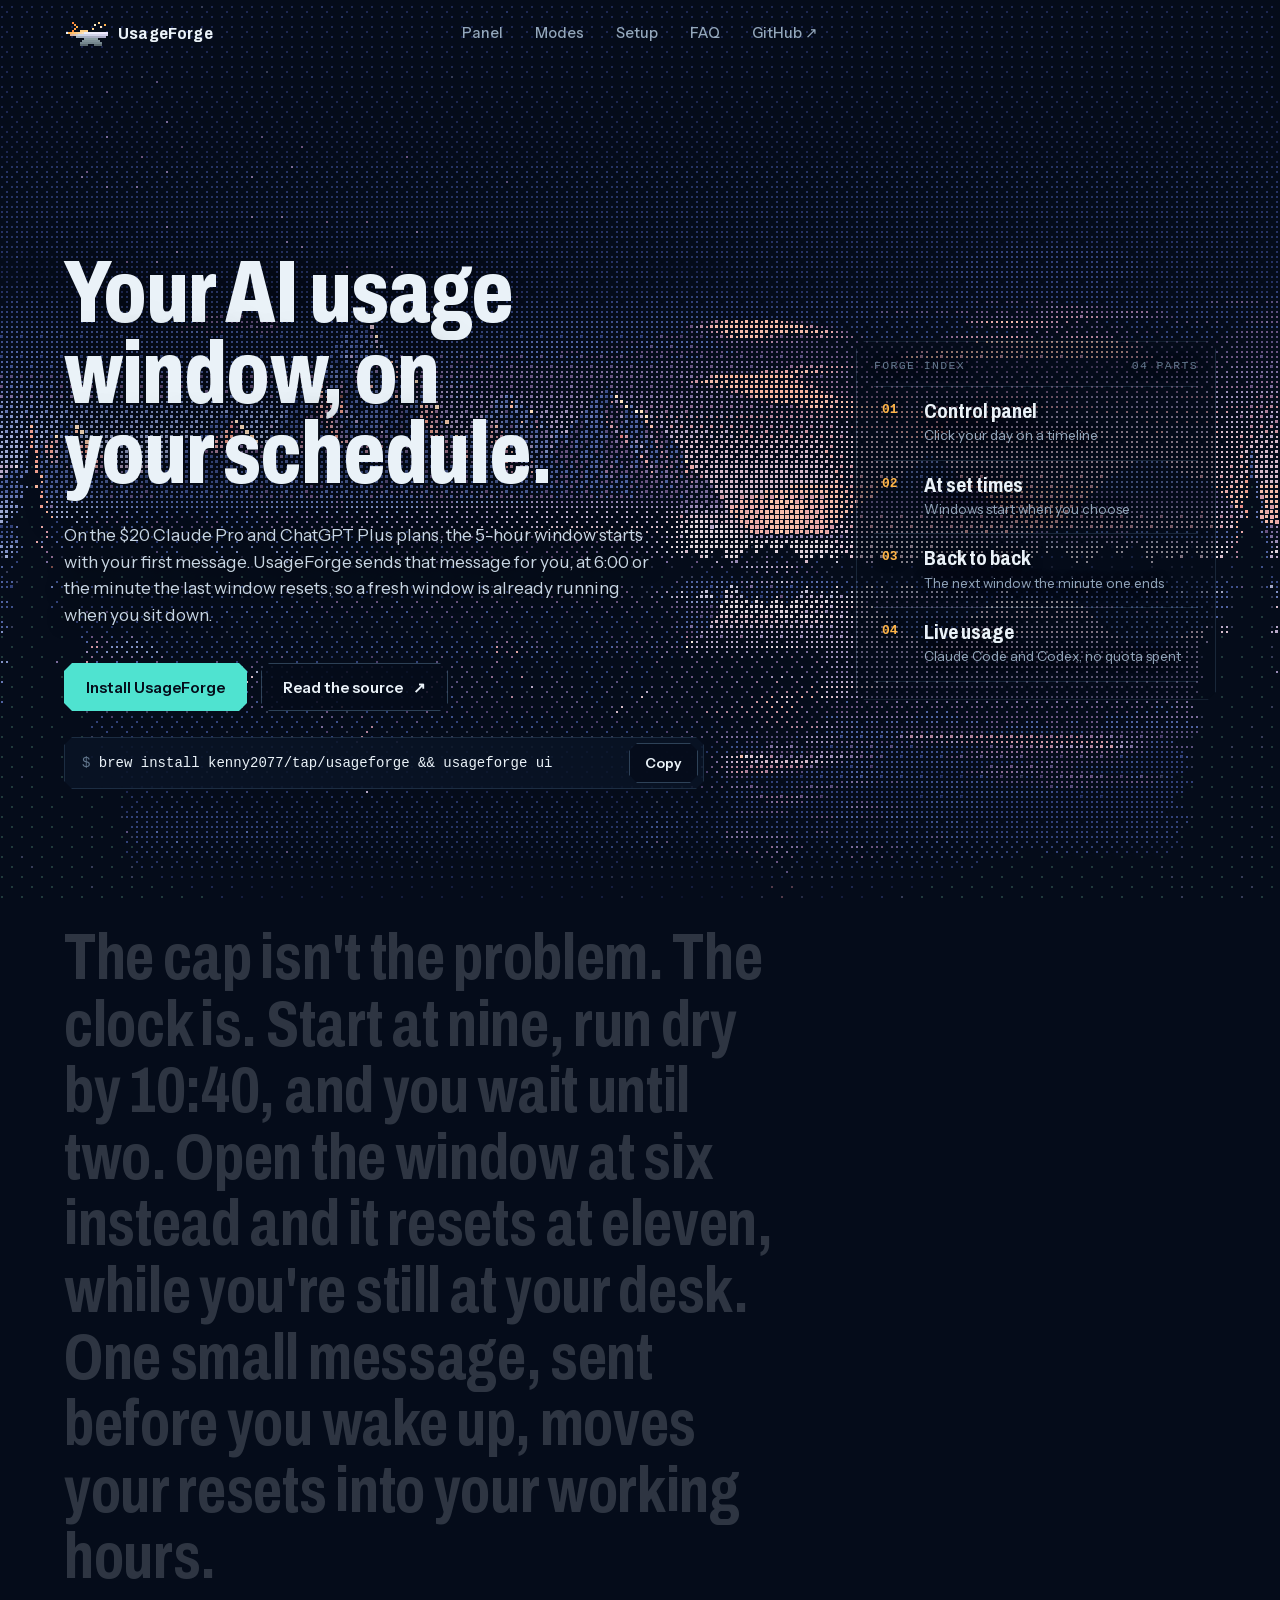
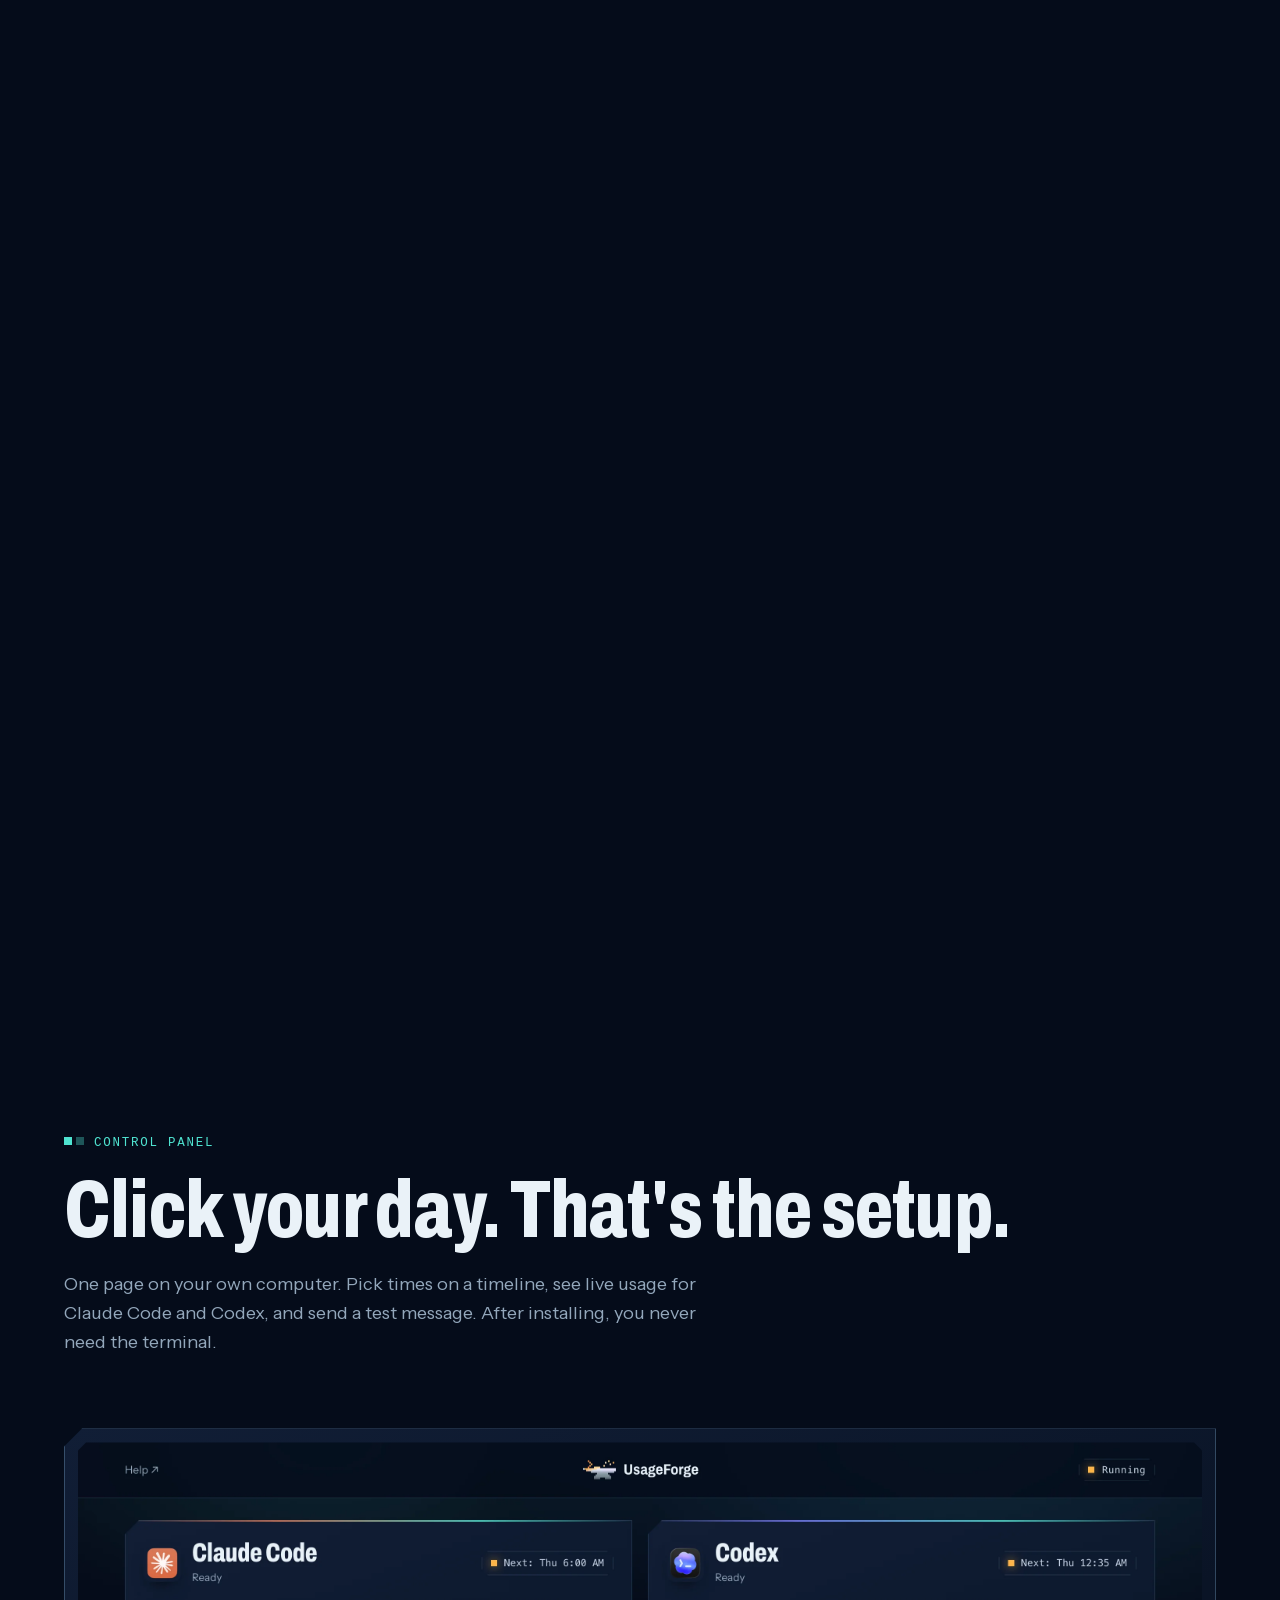
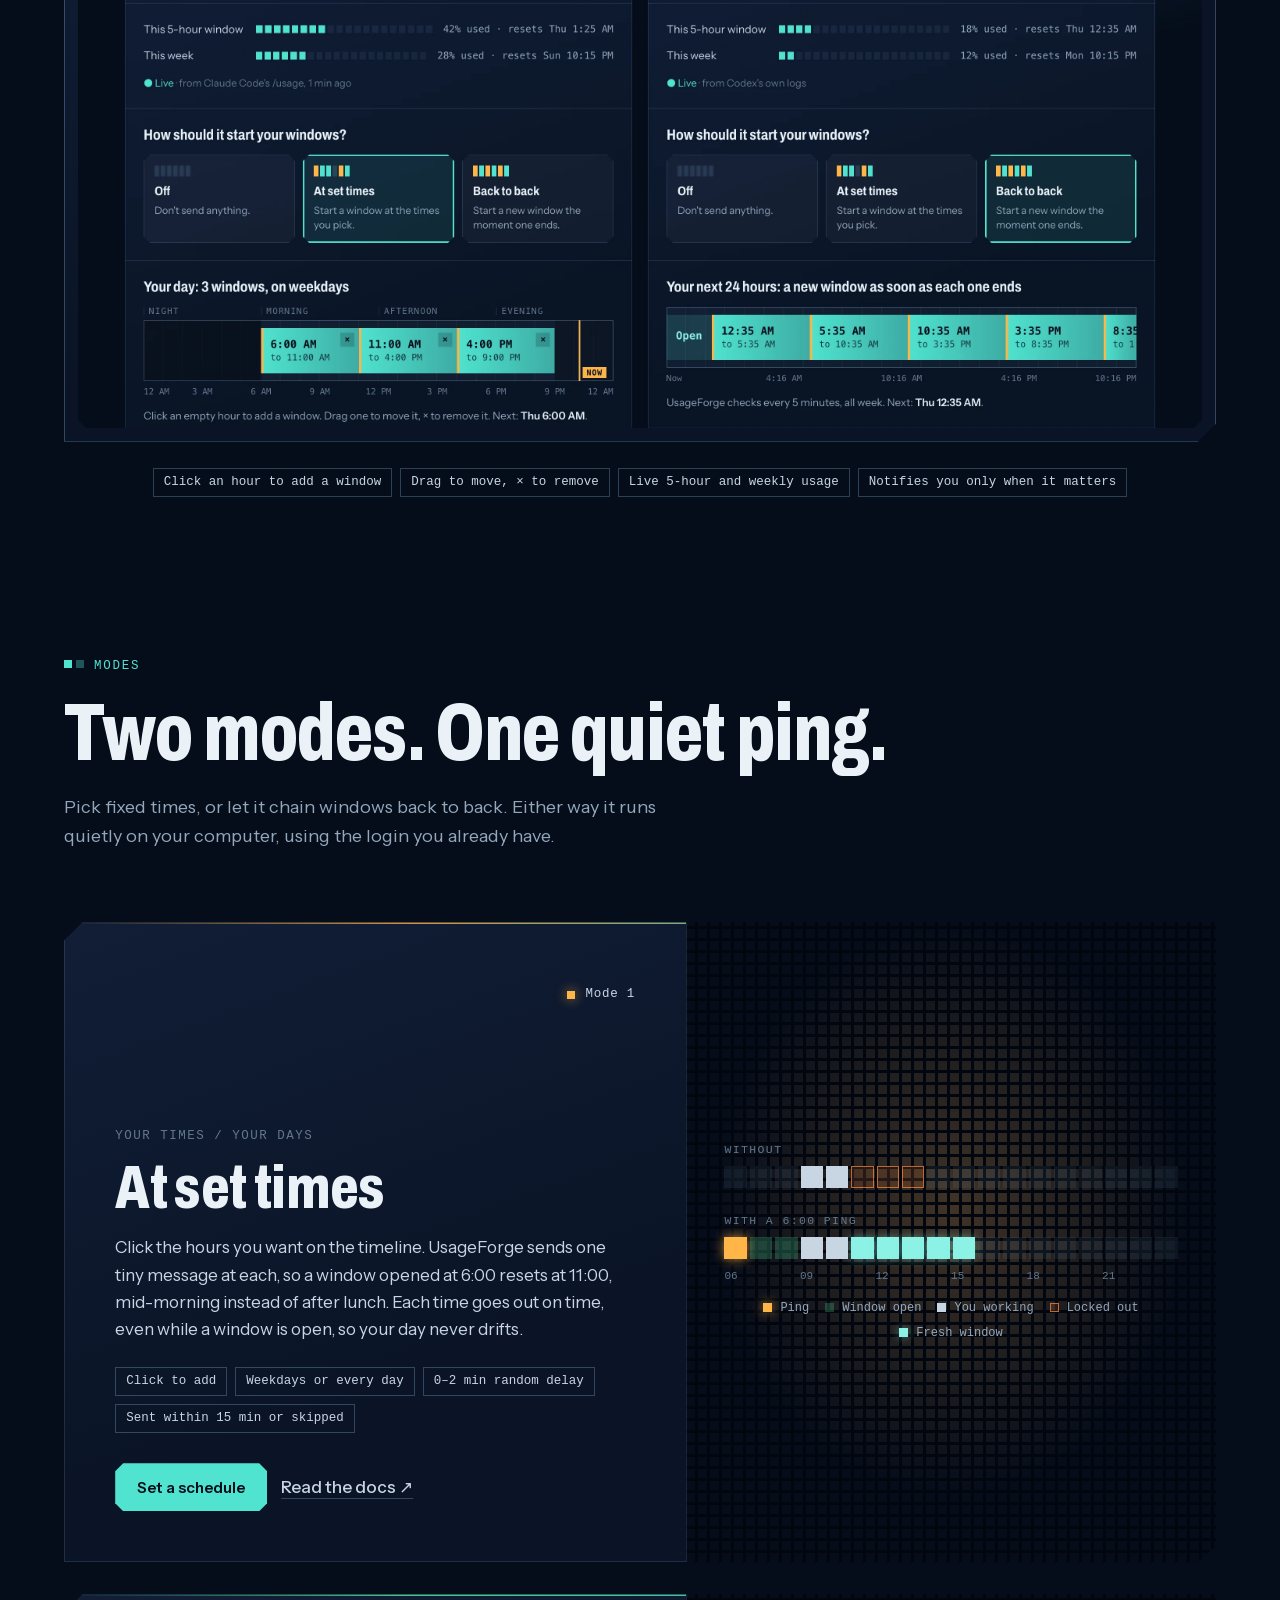
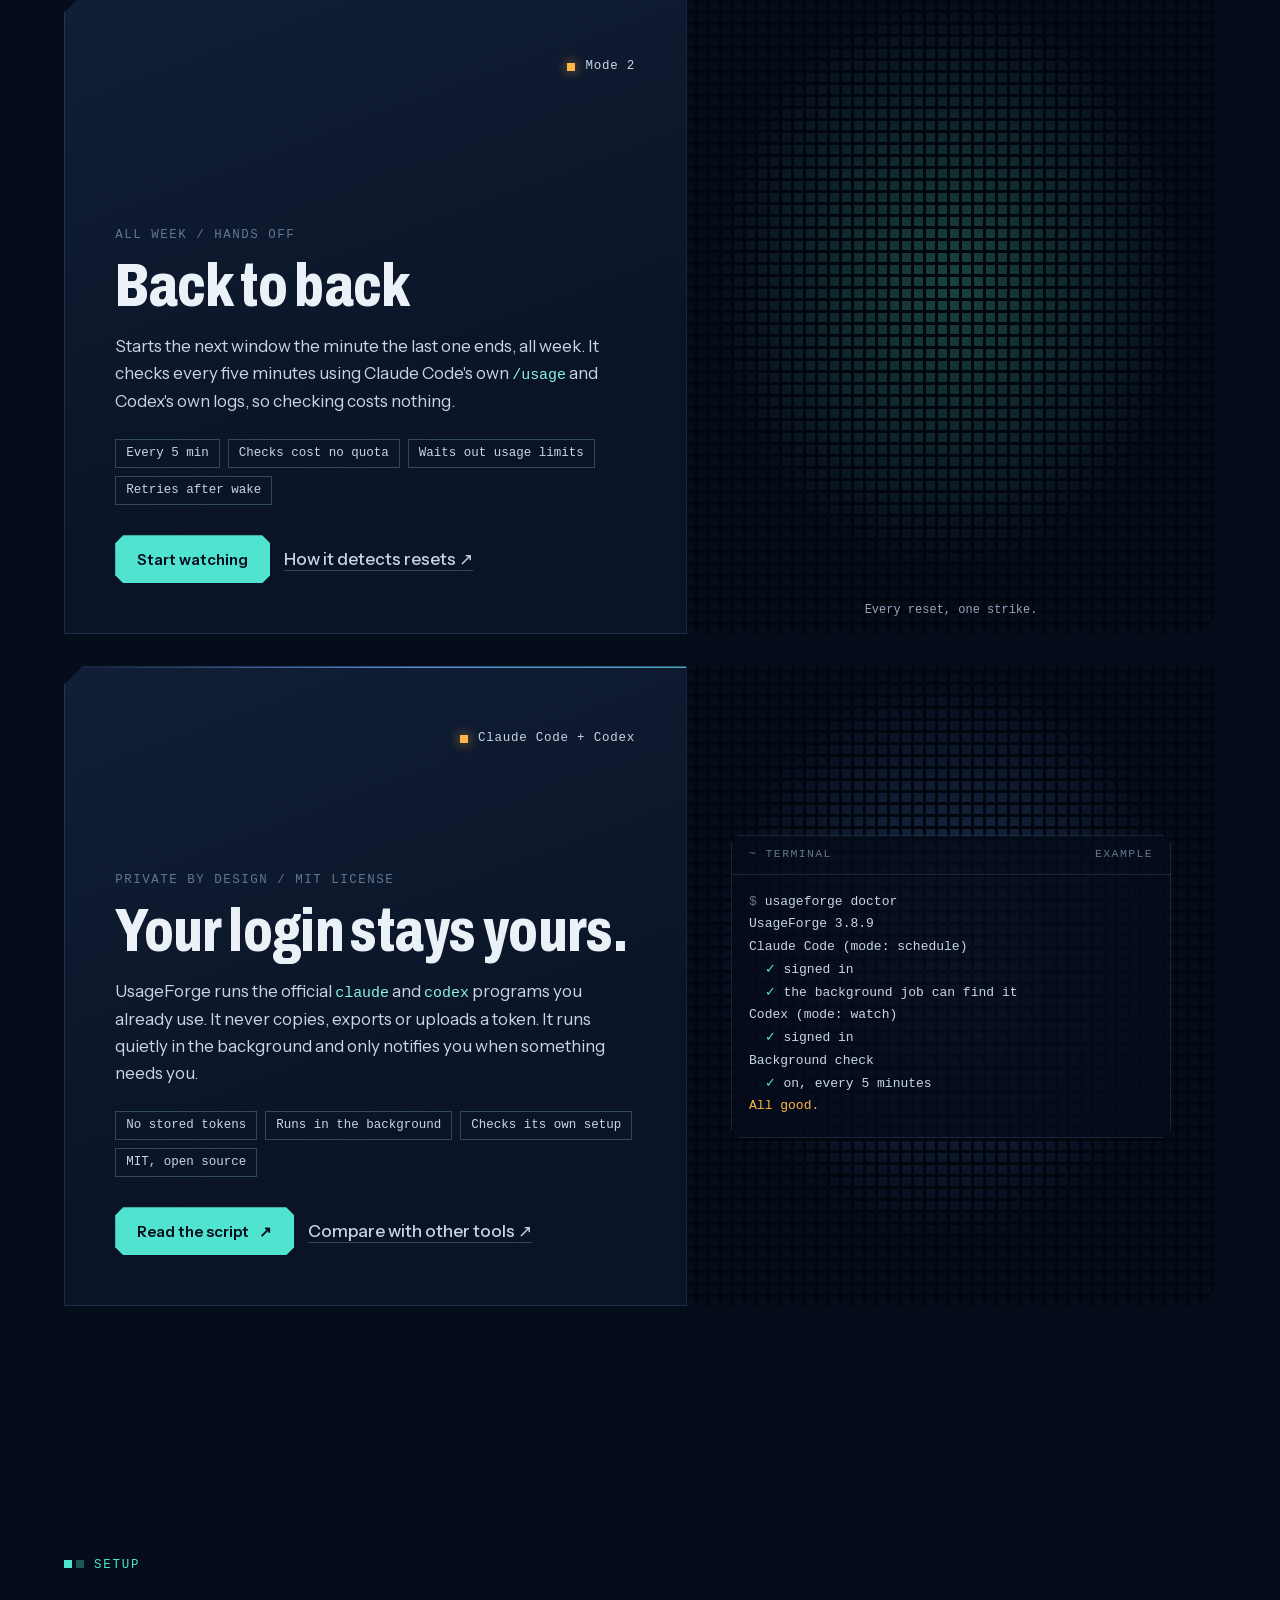
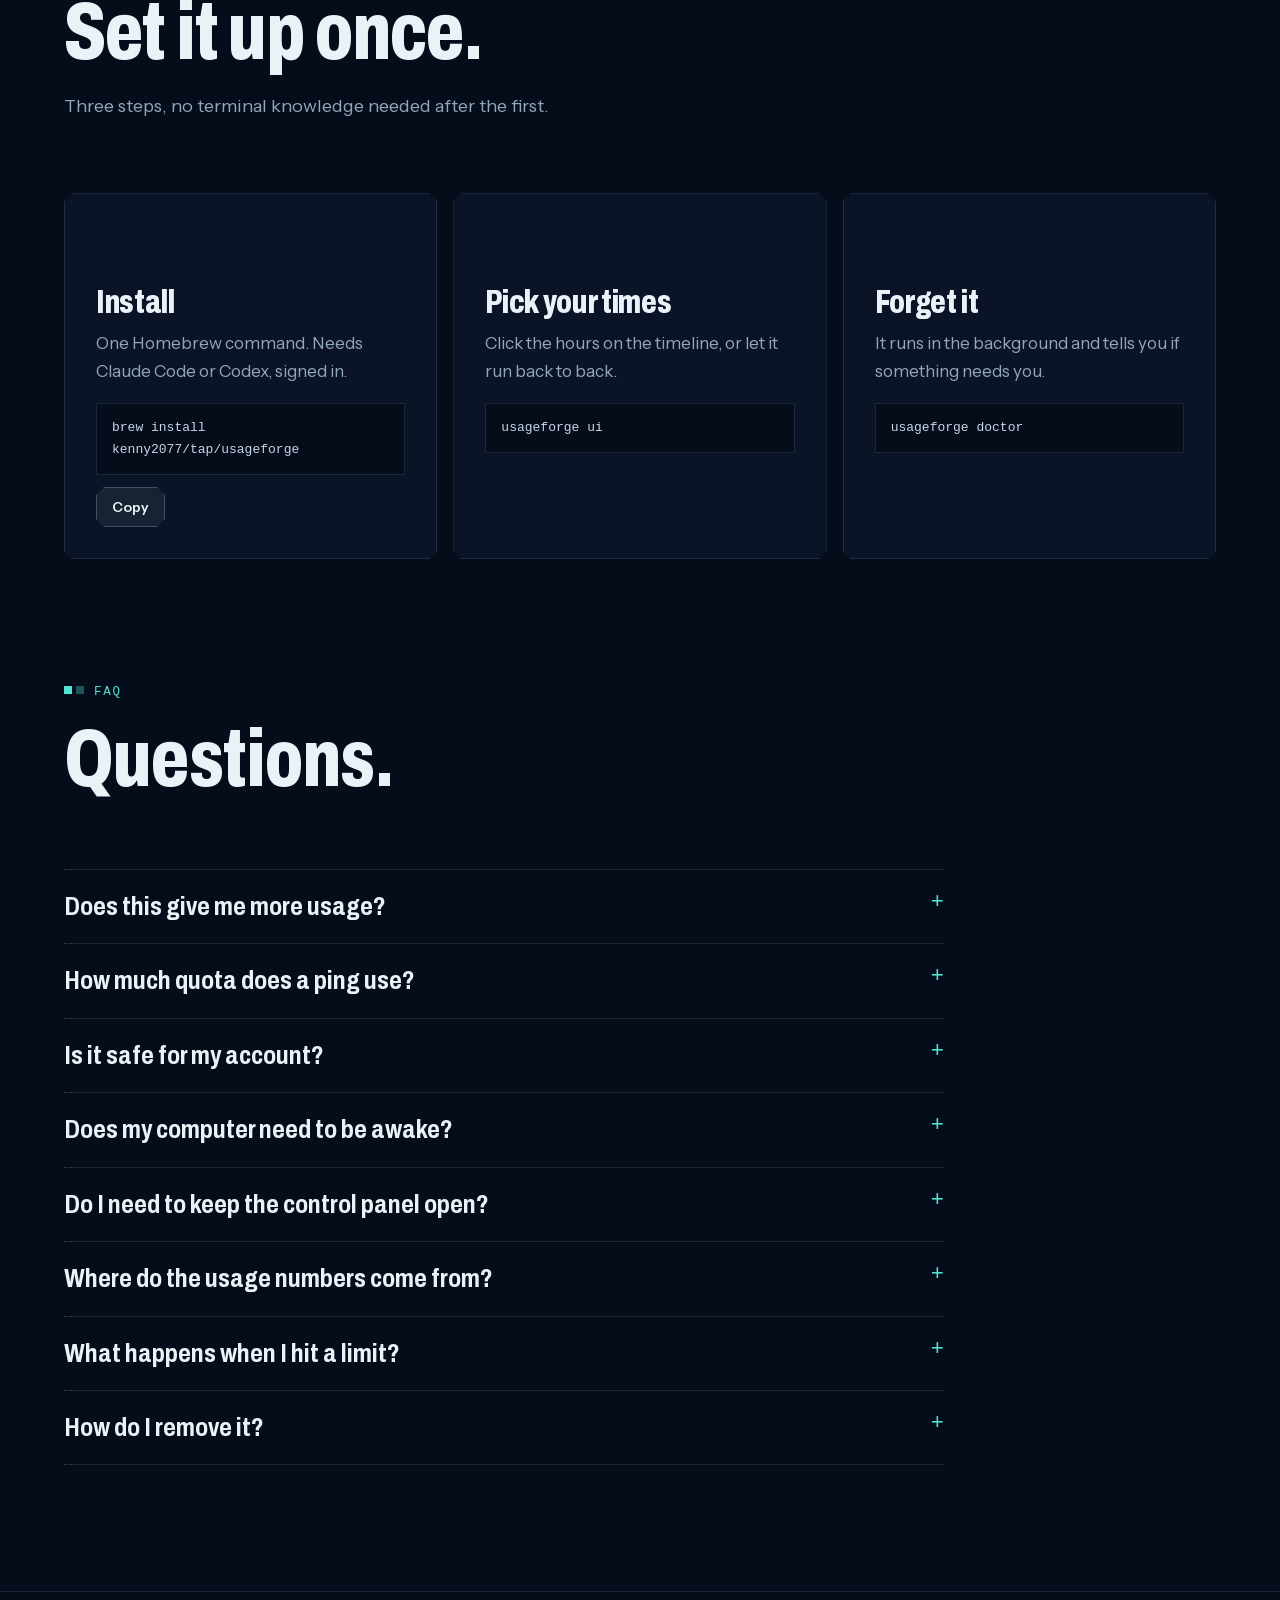
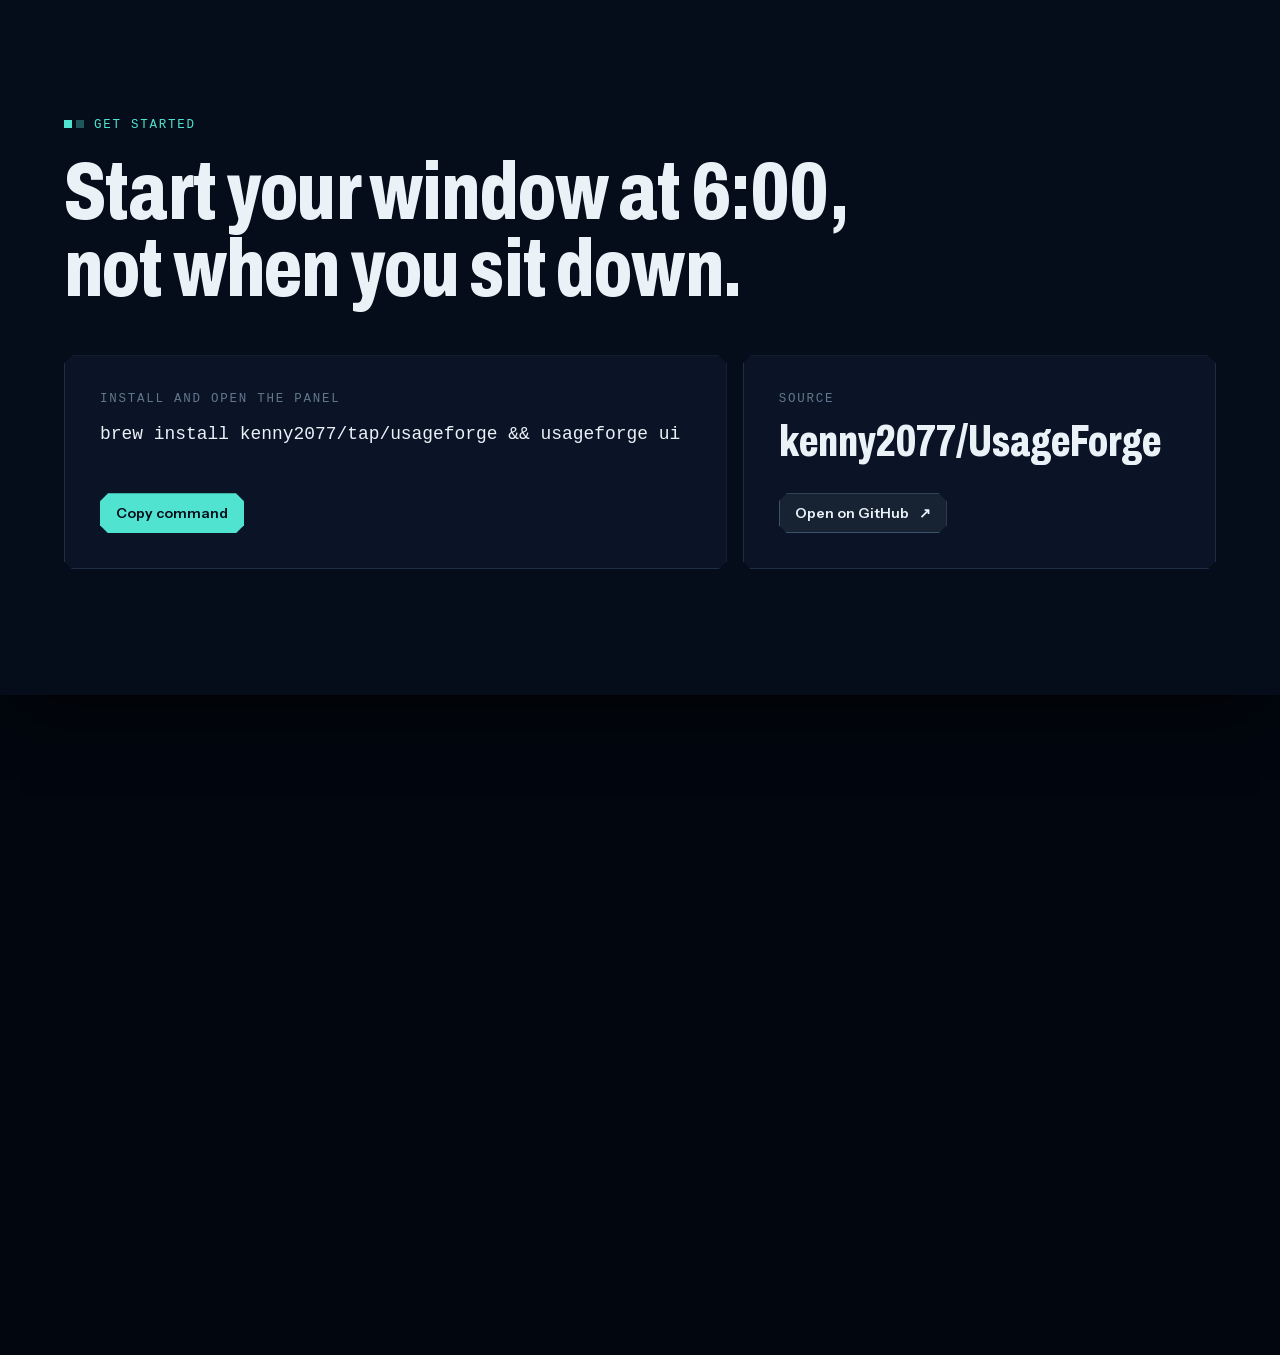
<file: docs/index.html>
<!doctype html>
<html lang="en">
<head>
<meta charset="utf-8">
<meta name="viewport" content="width=device-width, initial-scale=1">
<title>UsageForge</title>
<meta name="description" content="Your AI usage window, on your schedule. UsageForge starts your Claude Code and Codex 5-hour window when you choose. One bash script, no daemon, no stored credentials.">
<meta name="theme-color" content="#050c1a">
<meta name="color-scheme" content="dark">
<meta property="og:type" content="website">
<meta property="og:title" content="UsageForge: your AI usage window, on your schedule">
<meta property="og:description" content="Start your Claude Code and Codex 5-hour window at 6:00, or the minute the last one resets. An Aurora Forge Lab product.">
<link rel="icon" href="assets/usageforge-mark.svg" type="image/svg+xml">
<link rel="preload" href="assets/fonts/archivo-var-latin.woff2" as="font" type="font/woff2" crossorigin>
<link rel="stylesheet" href="styles.css">
<script src="script.js" defer></script>
</head>
<body class="aurora-page">
<a class="skip-link" href="#main-content">Skip to content</a>
<header class="site-header">
  <a class="brand" href="./" aria-label="UsageForge home">
    <img src="assets/usageforge-mark.svg" width="44" height="24" alt="UsageForge pixel mark: a glowing command prompt forged on an anvil">
    <span class="brand-text">UsageForge</span>
  </a>
  <nav class="nav-links" aria-label="Primary navigation">
    <a href="#panel" data-section="panel">Panel</a>
    <a href="#modes" data-section="modes">Modes</a>
    <a href="#setup" data-section="setup">Setup</a>
    <a href="#faq" data-section="faq">FAQ</a>
    <a href="https://github.com/kenny2077/UsageForge" target="_blank" rel="noopener noreferrer">GitHub <span aria-hidden="true">↗</span></a>
  </nav>
</header>

<div class="page">
<main id="main-content">
  <section class="hero" id="top" aria-labelledby="hero-title">
    <canvas class="field hero-field" aria-hidden="true"></canvas>
    <div class="hero-inner">
      <div class="hero-copy">
        <h1 id="hero-title">Your AI usage window, on your schedule.</h1>
        <p class="lede">On the $20 Claude Pro and ChatGPT Plus plans, the 5-hour window starts with your first message. UsageForge sends that message for you, at 6:00 or the minute the last window resets, so a fresh window is already running when you sit down.</p>
        <div class="actions">
          <a class="button button-primary" href="#setup">Install UsageForge</a>
          <a class="button button-ghost" href="https://github.com/kenny2077/UsageForge" target="_blank" rel="noopener noreferrer">Read the source <span aria-hidden="true">↗</span></a>
        </div>
        <div class="command">
          <code id="cmd-hero">brew install kenny2077/tap/usageforge &amp;&amp; usageforge ui</code>
          <button class="button button-ghost button-small copy" type="button" data-copy-from="cmd-hero">Copy</button>
        </div>
      </div>
      <nav class="lab-index" aria-label="UsageForge at a glance">
        <p class="lab-index-head"><span>Forge index</span><span>04 parts</span></p>
        <ol>
          <li><a href="#panel" data-tint="schedule"><span class="ix">01</span><span class="ix-name">Control panel</span><span class="ix-status">Click your day on a timeline</span></a></li>
          <li><a href="#schedule" data-tint="watch"><span class="ix">02</span><span class="ix-name">At set times</span><span class="ix-status">Windows start when you choose</span></a></li>
          <li><a href="#watch" data-tint="private"><span class="ix">03</span><span class="ix-name">Back to back</span><span class="ix-status">The next window the minute one ends</span></a></li>
          <li><a href="#private" data-tint="codex"><span class="ix">04</span><span class="ix-name">Live usage</span><span class="ix-status">Claude Code and Codex, no quota spent</span></a></li>
        </ol>
      </nav>
    </div>
    <a class="scroll-cue" href="#why" aria-label="Scroll to why UsageForge exists"><span aria-hidden="true"></span>Scroll</a>
  </section>

  <section class="statement" id="why" aria-label="Why UsageForge exists">
    <div class="pin">
      <p>The cap isn't the problem. The clock is. Start at nine, run dry by 10:40, and you wait until two. Open the window at six instead and <em>it resets at eleven,</em> while you're still at your desk. One small message, sent before you wake up, <em>moves your resets into your working hours.</em></p>
    </div>
  </section>

  <section class="showcase" id="panel" aria-labelledby="panel-title">
    <header class="section-head">
      <p class="kicker">Control panel</p>
      <h2 id="panel-title">Click your day. That's the setup.</h2>
      <p class="sub">One page on your own computer. Pick times on a timeline, see live usage for Claude Code and Codex, and send a test message. After installing, you never need the terminal.</p>
    </header>
    <figure class="shot">
      <img src="assets/control-panel.webp" width="2880" height="1500" loading="lazy" decoding="async"
        alt="The UsageForge control panel: Claude Code and Codex side by side, each with live 5-hour and weekly usage, a choice of Off, At set times or Back to back, and a 24-hour timeline of windows">
    </figure>
    <ul class="facts shot-facts" aria-label="Control panel highlights">
      <li>Click an hour to add a window</li>
      <li>Drag to move, × to remove</li>
      <li>Live 5-hour and weekly usage</li>
      <li>Notifies you only when it matters</li>
    </ul>
  </section>

  <section class="products" id="modes" aria-labelledby="modes-title">
    <div class="products-sky" aria-hidden="true"><canvas class="field products-field"></canvas></div>
    <header class="section-head">
      <p class="kicker">Modes</p>
      <h2 id="modes-title">Two modes. One quiet ping.</h2>
      <p class="sub">Pick fixed times, or let it chain windows back to back. Either way it runs quietly on your computer, using the login you already have.</p>
    </header>

    <div class="stack">
      <article id="schedule" class="product-entry card card-1 glow" data-tint="schedule" aria-labelledby="schedule-title">
        <div class="card-copy">
          <div class="card-top">
            <span class="glyph glyph-index" data-glyph="01" data-tint="schedule"><span class="glyph-text">01</span></span>
            <p class="status"><span aria-hidden="true"></span>Mode 1</p>
          </div>
          <p class="card-kicker">Your times <span aria-hidden="true">/</span> your days</p>
          <h3 id="schedule-title">At set times</h3>
          <p class="card-lede">Click the hours you want on the timeline. UsageForge sends one tiny message at each, so a window opened at 6:00 resets at 11:00, mid-morning instead of after lunch. Each time goes out on time, even while a window is open, so your day never drifts.</p>
          <ul class="facts" aria-label="At set times features">
            <li>Click to add</li>
            <li>Weekdays or every day</li>
            <li>0–2 min random delay</li>
            <li>Sent within 15 min or skipped</li>
          </ul>
          <div class="actions">
            <a class="button button-primary" href="#setup">Set a schedule</a>
            <a class="text-link" href="https://github.com/kenny2077/UsageForge#readme" target="_blank" rel="noopener noreferrer">Read the docs <span aria-hidden="true">↗</span></a>
          </div>
        </div>
        <figure class="card-media media-timeline">
          <div class="timeline" role="img" aria-label="Same day without UsageForge: you work 9 to 10:40, then you're locked out until 2. With a 6:00 ping: the window resets at 11 and a fresh one runs until 4.">
            <p class="tl-label">Without</p>
            <div class="tl-row" data-hours="...yyxxx.........."></div>
            <p class="tl-label">With a 6:00 ping</p>
            <div class="tl-row" data-hours="piiyyfffff........"></div>
            <div class="tl-axis" aria-hidden="true"><span>06</span><span>09</span><span>12</span><span>15</span><span>18</span><span>21</span></div>
          </div>
          <figcaption class="tl-legend"><span class="k-p">Ping</span><span class="k-i">Window open</span><span class="k-y">You working</span><span class="k-x">Locked out</span><span class="k-f">Fresh window</span></figcaption>
        </figure>
      </article>

      <article id="watch" class="product-entry card card-2 glow" data-tint="watch" aria-labelledby="watch-title">
        <div class="card-copy">
          <div class="card-top">
            <span class="glyph glyph-index" data-glyph="02" data-tint="watch"><span class="glyph-text">02</span></span>
            <p class="status"><span aria-hidden="true"></span>Mode 2</p>
          </div>
          <p class="card-kicker">All week <span aria-hidden="true">/</span> hands off</p>
          <h3 id="watch-title">Back to back</h3>
          <p class="card-lede">Starts the next window the minute the last one ends, all week. It checks every five minutes using Claude Code's own <code>/usage</code> and Codex's own logs, so checking costs nothing.</p>
          <ul class="facts" aria-label="Back to back features">
            <li>Every 5 min</li>
            <li>Checks cost no quota</li>
            <li>Waits out usage limits</li>
            <li>Retries after wake</li>
          </ul>
          <div class="actions">
            <a class="button button-primary" href="#setup">Start watching</a>
            <a class="text-link" href="https://github.com/kenny2077/UsageForge#how-it-works" target="_blank" rel="noopener noreferrer">How it detects resets <span aria-hidden="true">↗</span></a>
          </div>
        </div>
        <figure class="card-media media-art">
          <span class="glyph glyph-art" data-art="forge" data-tint="watch" role="img" aria-label="A pixel hammer striking an anvil, throwing sparks: one strike for every reset"><span class="glyph-text">Every reset, one strike.</span></span>
          <figcaption>Every reset, one strike.</figcaption>
        </figure>
      </article>

      <article id="private" class="product-entry card card-3 glow" data-tint="private" aria-labelledby="private-title">
        <div class="card-copy">
          <div class="card-top">
            <span class="glyph glyph-index" data-glyph="03" data-tint="private"><span class="glyph-text">03</span></span>
            <p class="status"><span aria-hidden="true"></span>Claude Code + Codex</p>
          </div>
          <p class="card-kicker">Private by design <span aria-hidden="true">/</span> MIT license</p>
          <h3 id="private-title">Your login stays yours.</h3>
          <p class="card-lede">UsageForge runs the official <code>claude</code> and <code>codex</code> programs you already use. It never copies, exports or uploads a token. It runs quietly in the background and only notifies you when something needs you.</p>
          <ul class="facts" aria-label="Privacy facts">
            <li>No stored tokens</li>
            <li>Runs in the background</li>
            <li>Checks its own setup</li>
            <li>MIT, open source</li>
          </ul>
          <div class="actions">
            <a class="button button-primary" href="https://github.com/kenny2077/UsageForge/blob/main/usageforge" target="_blank" rel="noopener noreferrer">Read the script <span aria-hidden="true">↗</span></a>
            <a class="text-link" href="https://github.com/kenny2077/UsageForge/blob/main/docs/research.md" target="_blank" rel="noopener noreferrer">Compare with other tools <span aria-hidden="true">↗</span></a>
          </div>
        </div>
        <figure class="card-media media-term">
          <div class="term" role="img" aria-label="Example terminal: usageforge doctor reports both tools signed in and the background check on">
            <p class="term-head"><span>~ terminal</span><span>example</span></p>
<pre><span class="p">$</span> usageforge doctor
UsageForge 3.8.9
Claude Code (mode: schedule)
  <span class="ok">✓</span> signed in
  <span class="ok">✓</span> the background job can find it
Codex (mode: watch)
  <span class="ok">✓</span> signed in
Background check
  <span class="ok">✓</span> on, every 5 minutes
<span class="am">All good.</span></pre>
          </div>
        </figure>
      </article>
    </div>
  </section>

  <section class="setup" id="setup" aria-labelledby="setup-title">
    <header class="section-head">
      <p class="kicker">Setup</p>
      <h2 id="setup-title">Set it up once.</h2>
      <p class="sub">Three steps, no terminal knowledge needed after the first.</p>
    </header>
    <ol class="steps">
      <li class="step glow">
        <span class="glyph glyph-index" data-glyph="01"><span class="glyph-text">01</span></span>
        <h3>Install</h3>
        <p>One Homebrew command. Needs Claude Code or Codex, signed in.</p>
        <pre id="cmd-install">brew install kenny2077/tap/usageforge</pre>
        <button class="button button-ghost button-small copy" type="button" data-copy-from="cmd-install">Copy</button>
      </li>
      <li class="step glow">
        <span class="glyph glyph-index" data-glyph="02"><span class="glyph-text">02</span></span>
        <h3>Pick your times</h3>
        <p>Click the hours on the timeline, or let it run back to back.</p>
        <pre>usageforge ui</pre>
      </li>
      <li class="step glow">
        <span class="glyph glyph-index" data-glyph="03"><span class="glyph-text">03</span></span>
        <h3>Forget it</h3>
        <p>It runs in the background and tells you if something needs you.</p>
        <pre>usageforge doctor</pre>
      </li>
    </ol>
  </section>

  <section class="faq" id="faq" aria-labelledby="faq-title">
    <header class="section-head">
      <p class="kicker">FAQ</p>
      <h2 id="faq-title">Questions.</h2>
    </header>
    <div class="faq-list">
      <details><summary>Does this give me more usage?</summary><p>No. Your caps stay the same. UsageForge changes <em>when</em> each 5-hour window starts, so a reset lands while you're working instead of while you're asleep.</p></details>
      <details><summary>How much quota does a ping use?</summary><p>Very little. Claude gets one short Haiku message with tools, hooks, plugins and MCP servers turned off. Codex gets one read-only <code>codex exec</code> at low reasoning effort. Back to back sends about 4–5 messages a day per tool, and each one counts a little toward your weekly cap.</p></details>
      <details><summary>Is it safe for my account?</summary><p>UsageForge uses the official programs, your own login, on your own machine. It never extracts a token or shares an account, and it sends a few tiny messages a day with random timing. We found no report of anyone banned for scheduled pings. Anthropic's and OpenAI's terms leave automation a grey area, though, so read them and decide for yourself. Schedule mode is the most conservative choice.</p></details>
      <details><summary>Does my computer need to be awake?</summary><p>Yes. A sleeping laptop can't send anything. On macOS, launchd runs a missed ping as soon as the Mac wakes. To wake it on a schedule, run <code>sudo pmset repeat wakeorpoweron MTWRFSU 05:58:00</code>.</p></details>
      <details><summary>Do I need to keep the control panel open?</summary><p>No. Closing the page changes nothing. A background check that's built into macOS runs every 5 minutes, even after a restart, and notifies you if something goes wrong.</p></details>
      <details><summary>Where do the usage numbers come from?</summary><p>For Claude Code, from its own <code>/usage</code> command. It runs on your computer and sends no message. For Codex, from the log files Codex already writes. Neither costs any quota.</p></details>
      <details><summary>What happens when I hit a limit?</summary><p>UsageForge sees the reset time and waits until then. It doesn't send messages that can't succeed, and it sends you one notification.</p></details>
      <details><summary>How do I remove it?</summary><p>Set both tools to Off in the panel, or run <code>usageforge stop</code>. Then <code>brew uninstall usageforge</code> and delete <code>~/.local/state/usageforge</code>.</p></details>
    </div>
  </section>

  <section class="contact" id="start" aria-labelledby="start-title">
    <p class="kicker">Get started</p>
    <h2 id="start-title">Start your window at 6:00, not when you sit down.</h2>
    <ul class="contact-options">
      <li class="contact-option glow">
        <p class="contact-option-title">Install and open the panel</p>
        <p class="contact-address contact-cmd" id="cmd-cta">brew install kenny2077/tap/usageforge &amp;&amp; usageforge ui</p>
        <div class="contact-option-actions">
          <button class="button button-primary button-small copy" type="button" data-copy-from="cmd-cta">Copy command</button>
        </div>
      </li>
      <li class="contact-option glow">
        <p class="contact-option-title">Source</p>
        <p class="contact-address">kenny2077/<wbr>UsageForge</p>
        <div class="contact-option-actions">
          <a class="button button-ghost button-small" href="https://github.com/kenny2077/UsageForge" target="_blank" rel="noopener noreferrer">Open on GitHub <span aria-hidden="true">↗</span></a>
        </div>
      </li>
    </ul>
    <p class="copy-status" role="status" aria-live="polite"></p>
  </section>
</main>
</div>

<footer class="site-footer">
  <div class="footer-cols">
    <nav aria-label="UsageForge">
      <h2>UsageForge</h2>
      <a href="#modes">Modes</a>
      <a href="#setup">Setup</a>
      <a href="#faq">FAQ</a>
    </nav>
    <nav aria-label="Project">
      <h2>Project</h2>
      <a href="https://github.com/kenny2077/UsageForge" target="_blank" rel="noopener noreferrer">Source ↗</a>
      <a href="https://github.com/kenny2077/UsageForge/releases" target="_blank" rel="noopener noreferrer">Releases ↗</a>
      <a href="https://github.com/kenny2077/UsageForge/issues" target="_blank" rel="noopener noreferrer">Issues ↗</a>
    </nav>
    <nav aria-label="Aurora Forge Lab">
      <h2>Aurora Forge Lab</h2>
      <a href="https://auroraforgelab.com/" target="_blank" rel="noopener noreferrer">The lab ↗</a>
      <a href="https://auroraforgelab.com/#products" target="_blank" rel="noopener noreferrer">Other products ↗</a>
    </nav>
  </div>
  <div class="wordmark-wrap">
    <span class="glyph glyph-wordmark" data-glyph="USAGE FORGE" role="img" aria-label="UsageForge"><span class="glyph-text">UsageForge</span></span>
  </div>
  <div class="footer-meta">
    <span>© 2026 Aurora Forge Lab · MIT License</span>
    <span>Not affiliated with Anthropic or OpenAI.</span>
  </div>
</footer>
</body>
</html>
</file>
<file: docs/styles.css>
/* UsageForge, an Aurora Forge Lab product. Shares the lab's night sky, aurora light, amber signal and lamp field. */

@font-face {
  font-family: "Archivo";
  src: url("assets/fonts/archivo-var-latin.woff2") format("woff2");
  font-weight: 100 900;
  font-stretch: 62% 125%;
  font-display: swap;
}

@font-face {
  font-family: "Instrument Sans";
  src: url("assets/fonts/instrument-sans-var-latin.woff2") format("woff2");
  font-weight: 400 700;
  font-stretch: 75% 100%;
  font-display: swap;
}

:root {
  --deep: #02060e;
  --night: #050c1a;
  --night-2: #0a1426;
  --night-3: #111e36;
  --ink: #eaf2f8;
  --ink-2: #c8d6e4;
  --muted: #93a7bb;
  --faint: #62778d;
  --line: rgba(150, 205, 245, 0.14);
  --line-2: rgba(150, 205, 245, 0.28);
  --aurora: #4fe3d0;
  --aurora-hi: #8cf2e6;
  --cyan: #4cc9f0;
  --blue: #5b8cff;
  --violet: #9b7dff;
  --amber: #ffb547;
  --amber-hot: #ff8a3d;
  --display: "Archivo", "Arial Narrow", Impact, sans-serif;
  --sans: "Instrument Sans", -apple-system, BlinkMacSystemFont, "Segoe UI", Helvetica, Arial, sans-serif;
  --mono: ui-monospace, "SF Mono", SFMono-Regular, Menlo, Consolas, monospace;
  --nav-h: 68px;
  --gutter: max(clamp(16px, 5vw, 72px), calc((100% - 1240px) / 2));
  --ease: cubic-bezier(0.16, 1, 0.3, 1);
  --chamfer: polygon(8px 0, calc(100% - 8px) 0, 100% 8px, 100% calc(100% - 8px), calc(100% - 8px) 100%, 8px 100%, 0 calc(100% - 8px), 0 8px);
  --chamfer-lg: polygon(18px 0, 100% 0, 100% calc(100% - 18px), calc(100% - 18px) 100%, 0 100%, 0 18px);
  /* Lamp board: square lamps separated by dark seams, drawn over any background. */
  --cell: 12px;
  --seam: 3px;
  --seam-color: var(--deep);
  --lamps:
    repeating-linear-gradient(90deg, transparent 0 calc(var(--cell) - var(--seam)), var(--seam-color) 0 var(--cell)),
    repeating-linear-gradient(0deg, transparent 0 calc(var(--cell) - var(--seam)), var(--seam-color) 0 var(--cell));
}

*,
*::before,
*::after {
  box-sizing: border-box;
}

html {
  background: var(--deep);
  color-scheme: dark;
  scroll-padding-top: calc(var(--nav-h) + 16px);
}

@media (prefers-reduced-motion: no-preference) {
  html {
    scroll-behavior: smooth;
  }
}

body {
  margin: 0;
  background: var(--deep);
  color: var(--ink);
  font: 400 17px/1.6 var(--sans);
  -webkit-font-smoothing: antialiased;
  text-rendering: optimizeLegibility;
  overflow-x: clip;
  overflow-wrap: break-word;
}

.aurora-page {
  background: var(--deep);
}

img {
  display: block;
  max-width: 100%;
  height: auto;
}

a {
  color: inherit;
}

h1,
h2,
h3 {
  margin: 0;
  font-family: var(--display);
  font-stretch: 72%;
  font-weight: 800;
  line-height: 0.94;
  letter-spacing: -0.01em;
  text-wrap: balance;
}

p {
  margin: 0;
}

::selection {
  background: var(--aurora);
  color: var(--night);
}

:focus-visible {
  outline: 2px solid var(--amber);
  outline-offset: 3px;
}

.skip-link {
  position: fixed;
  top: 12px;
  left: 12px;
  z-index: 100;
  padding: 10px 14px;
  background: var(--amber);
  color: var(--deep);
  font-weight: 600;
  text-decoration: none;
  transform: translateY(-160%);
}

.skip-link:focus {
  transform: none;
}

/* ---------- Shared parts ---------- */

.kicker {
  margin-bottom: 20px;
  color: var(--aurora);
  font: 500 12.5px/1.2 var(--mono);
  letter-spacing: 0.14em;
  text-transform: uppercase;
}

.kicker::before {
  content: "";
  display: inline-block;
  width: 8px;
  height: 8px;
  margin-right: 22px;
  vertical-align: 0.05em;
  background: currentColor;
  box-shadow: 12px 0 0 rgba(79, 227, 208, 0.35);
}

.kicker span {
  color: var(--faint);
}

.sub {
  margin-top: 22px;
  max-width: 54ch;
  color: var(--muted);
  font-size: 18px;
}

.actions {
  display: flex;
  flex-wrap: wrap;
  align-items: center;
  gap: 12px 14px;
}

.button {
  --bg: var(--aurora);
  --fg: var(--night);
  display: inline-flex;
  align-items: center;
  justify-content: center;
  gap: 10px;
  min-height: 48px;
  padding: 14px 22px;
  border: 0;
  background: var(--bg);
  color: var(--fg);
  font: 600 15px/1 var(--sans);
  text-decoration: none;
  cursor: pointer;
  clip-path: var(--chamfer);
  transition: transform 0.15s var(--ease), background-color 0.2s, box-shadow 0.2s;
}

.button:active {
  transform: translateY(1px) scale(0.99);
}

.button-ghost {
  --bg: rgba(234, 242, 248, 0.06);
  --fg: var(--ink);
  box-shadow: inset 0 0 0 1px var(--line-2);
}

.button-small {
  min-height: 40px;
  padding: 11px 16px;
  font-size: 14px;
}

/* A clip-path would hide the outline, so the focused button drops its chamfer. */
.button:focus-visible {
  clip-path: none;
}

@media (hover: hover) {
  .button-primary:hover {
    --bg: var(--aurora-hi);
  }

  .button-ghost:hover {
    --bg: rgba(234, 242, 248, 0.11);
    box-shadow: inset 0 0 0 1px rgba(150, 205, 245, 0.45);
  }
}

.text-link {
  color: var(--ink-2);
  font-weight: 500;
  text-decoration: underline;
  text-decoration-color: var(--line-2);
  text-underline-offset: 5px;
  transition: color 0.2s, text-decoration-color 0.2s;
}

.text-link:hover {
  color: var(--ink);
  text-decoration-color: var(--amber);
}

/* Cursor flashlight on fine pointers; script.js writes --mx/--my. */
.glow {
  position: relative;
}

.glow::before {
  content: "";
  position: absolute;
  inset: 0;
  z-index: 0;
  pointer-events: none;
  opacity: 0;
  background: radial-gradient(260px circle at var(--mx, 50%) var(--my, 50%), rgba(79, 227, 208, 0.08), transparent 70%);
  transition: opacity 0.25s;
}

@media (hover: hover) and (pointer: fine) {
  .glow:hover::before {
    opacity: 1;
  }
}

/* Dot-matrix glyphs. The text is the no-JavaScript fallback; script.js draws lamps over it. */
.glyph {
  position: relative;
  display: block;
}

.glyph canvas {
  position: absolute;
  inset: 0;
  width: 100%;
  height: 100%;
}

.glyph-text {
  font: 800 1em/1 var(--display);
  font-stretch: 62%;
  color: var(--aurora);
}

.glyph.is-drawn .glyph-text {
  visibility: hidden;
}

/* ---------- Navigation ---------- */

.site-header {
  position: fixed;
  inset: 0 0 auto;
  z-index: 50;
  display: grid;
  grid-template-columns: 1fr auto 1fr;
  align-items: center;
  gap: 16px;
  height: var(--nav-h);
  padding: 0 var(--gutter);
  border-bottom: 1px solid transparent;
  transition: background-color 0.4s var(--ease), border-color 0.4s var(--ease), backdrop-filter 0.4s;
}

.site-header.is-scrolled {
  background: rgba(5, 12, 26, 0.8);
  border-bottom-color: var(--line);
  backdrop-filter: blur(14px) saturate(1.2);
  -webkit-backdrop-filter: blur(14px) saturate(1.2);
}

.brand {
  display: inline-flex;
  align-items: center;
  gap: 10px;
  justify-self: start;
  color: var(--ink);
  font: 700 17px/1 var(--display);
  font-stretch: 85%;
  letter-spacing: 0.01em;
  text-decoration: none;
}

.brand img {
  width: 44px;
  height: 24px;
  image-rendering: pixelated;
}

.nav-links {
  display: flex;
  gap: 4px;
}

.nav-links a {
  padding: 9px 14px;
  color: var(--muted);
  font-size: 14.5px;
  font-weight: 500;
  text-decoration: none;
  transition: color 0.2s, background-color 0.2s;
  clip-path: var(--chamfer);
}

.nav-links a:hover,
.nav-links a.is-current,
.nav-links a[aria-current="page"] {
  color: var(--ink);
  background: rgba(79, 227, 208, 0.1);
}

.nav-links a:focus-visible {
  clip-path: none;
}

/* ---------- Page and footer reveal ---------- */

.page {
  position: relative;
  z-index: 1;
  background: var(--night);
  box-shadow: 0 30px 60px -20px rgba(0, 0, 0, 0.7);
}

/* ---------- Hero ---------- */

.hero {
  position: relative;
  /* Above the statement's overlap, so the lake and the hero buttons keep their clicks. */
  z-index: 2;
  isolation: isolate;
  display: flex;
  flex-direction: column;
  justify-content: center;
  min-height: 100svh;
  /* More room above than below, so the copy and the index sit a little under the middle. */
  padding: calc(var(--nav-h) + 13vh) var(--gutter) 5vh;
  overflow: hidden;
  /* No-JavaScript sky: the same lamp board, lit by CSS gradients. */
  background:
    var(--lamps),
    radial-gradient(70% 45% at 72% 26%, rgba(76, 201, 240, 0.34), transparent 70%),
    radial-gradient(55% 40% at 30% 18%, rgba(79, 227, 208, 0.28), transparent 70%),
    radial-gradient(40% 30% at 88% 10%, rgba(155, 125, 255, 0.22), transparent 70%),
    linear-gradient(180deg, #030814, #0a1730 60%, var(--night));
}

.field {
  position: absolute;
  inset: 0;
  z-index: -2;
  width: 100%;
  height: 100%;
}

/* One canvas pixel per scene cell, scaled up crisp by the compositor. It fades in once built. */
.hero-field {
  image-rendering: pixelated;
  opacity: 0;
  transition: opacity 0.9s var(--ease);
}

.hero-field.is-ready {
  opacity: 1;
}

/* With the scene on its way, the hero waits in plain night instead of the lamp board. */
.js .hero {
  background: linear-gradient(180deg, #050816, #0b1024 62%, var(--night));
}

.hero-inner {
  display: grid;
  grid-template-columns: minmax(0, 1fr) 360px;
  align-items: center;
  gap: 48px;
  will-change: transform;
}

.hero-copy {
  max-width: 820px;
}

.hero h1 {
  max-width: 13ch;
  font-size: clamp(54px, 7vw, 112px);
  line-height: 0.9;
  text-shadow: 0 2px 40px rgba(2, 6, 14, 0.6);
}

.lede {
  margin-top: 28px;
  max-width: 54ch;
  color: var(--ink-2);
  font-size: clamp(17px, 1.35vw, 20px);
  line-height: 1.55;
  text-shadow: 0 1px 18px rgba(2, 6, 14, 0.9), 0 0 2px rgba(2, 6, 14, 0.6);
}

.hero .actions {
  margin-top: 34px;
}

/* On phones the copy fills the screen, so the hero grows a stage below it for the valley. */
@media (max-aspect-ratio: 1/1) {
  .hero {
    padding-top: calc(var(--nav-h) + 32px);
    padding-bottom: 108vw;
  }
}

/* The sky moves behind the hero actions, so the ghost buttons carry their own night. */
.hero .button-ghost {
  --bg: rgba(5, 12, 26, 0.82);
}

/* A light veil, not frosted glass: the valley stays visible through it, and no blur
   is recomputed over the moving sky every frame. */
.lab-index {
  padding: 18px;
  background: rgba(5, 12, 26, 0.42);
  text-shadow: 0 1px 12px rgba(2, 6, 14, 0.95);
  box-shadow: inset 0 0 0 1px var(--line);
  clip-path: var(--chamfer);
}

.lab-index-head {
  display: flex;
  justify-content: space-between;
  color: var(--faint);
  font: 500 11.5px/1.3 var(--mono);
  letter-spacing: 0.12em;
  text-transform: uppercase;
}

.lab-index ol {
  margin: 12px 0 0;
  padding: 0;
  list-style: none;
  border-top: 1px solid var(--line);
}

.lab-index a {
  display: grid;
  grid-template-columns: 34px 1fr;
  gap: 2px 8px;
  padding: 13px 8px;
  border-bottom: 1px solid var(--line);
  text-decoration: none;
  transition: background-color 0.2s;
}

.lab-index a:hover,
.lab-index a:focus-visible {
  background: rgba(79, 227, 208, 0.07);
}

.ix {
  grid-row: span 2;
  color: var(--amber);
  font: 600 13px/1.6 var(--mono);
}

.ix-name {
  font: 700 21px/1.1 var(--display);
  font-stretch: 78%;
}

.ix-status {
  color: var(--muted);
  font-size: 13.5px;
}

.scroll-cue {
  position: absolute;
  right: var(--gutter);
  bottom: 28px;
  display: none;
  align-items: center;
  gap: 10px;
  color: var(--faint);
  font: 500 12px/1 var(--mono);
  letter-spacing: 0.14em;
  text-decoration: none;
  text-transform: uppercase;
}

.scroll-cue span {
  width: 6px;
  height: 18px;
  background: linear-gradient(var(--aurora) 0 0) top / 6px 6px no-repeat;
  animation: drip 1.8s steps(3) infinite;
}

@keyframes drip {
  to {
    background-position: 0 18px;
  }
}

/* ---------- Statement ---------- */

.statement {
  position: relative;
  z-index: 1;
  height: 210vh;
  margin-top: -14vh;
  background: linear-gradient(180deg, transparent, var(--night) 12vh);
}

.statement .pin {
  position: sticky;
  top: 0;
  display: flex;
  align-items: center;
  height: 100svh;
  padding: var(--nav-h) var(--gutter) 0;
}

.statement p {
  max-width: 24ch;
  font: 700 clamp(34px, min(5vw, 7.4vh), 84px)/1.04 var(--display);
  font-stretch: 74%;
  letter-spacing: -0.005em;
  text-wrap: pretty;
}

.statement em {
  color: var(--amber);
  font-style: normal;
}

.js .statement .w {
  color: rgba(234, 242, 248, 0.18);
  transition: color 0.35s var(--ease);
}

.js .statement .w.lit {
  color: var(--ink);
}

.js .statement .w.lit.hot {
  color: var(--amber);
}

/* ---------- Products: stacked cards ---------- */

.products {
  position: relative;
  isolation: isolate;
  padding: clamp(40px, 8vh, 96px) var(--gutter) clamp(88px, 14vh, 160px);
}

/* A sticky sky behind the stack: it takes the colour of the product in view. */
.products-sky {
  position: sticky;
  top: 0;
  z-index: -1;
  height: 100svh;
  margin: 0 calc(-1 * var(--gutter)) -100svh;
  pointer-events: none;
  -webkit-mask-image: linear-gradient(180deg, transparent, #000 22%, #000 78%, transparent);
  mask-image: linear-gradient(180deg, transparent, #000 22%, #000 78%, transparent);
}

.section-head {
  max-width: 1000px;
  margin-bottom: clamp(48px, 8vh, 88px);
}

.section-head h2,
.contact h2 {
  font-size: clamp(46px, 6.4vw, 100px);
}

.stack {
  display: grid;
  gap: 32px;
}

.card {
  position: sticky;
  top: calc(var(--nav-h) + 20px + var(--i, 0) * 18px);
  display: grid;
  grid-template-columns: minmax(0, 1.08fr) minmax(0, 0.92fr);
  min-height: min(76svh, 640px);
  background: linear-gradient(160deg, var(--night-3), var(--night-2) 55%);
  box-shadow: inset 0 0 0 1px var(--line), 0 -24px 60px -40px rgba(0, 0, 0, 0.8);
  clip-path: var(--chamfer-lg);
  transform-origin: 50% 0;
}

.card-1 { --i: 0; --tint: #58f0a8; }
.card-2 { --i: 1; --tint: #ffb14a; }
.card-3 { --i: 2; --tint: #6aa7ff; }
.card-4 { --i: 3; --tint: #ff6fae; }
.card-5 { --i: 4; --tint: #b48cff; }

.card::after {
  content: "";
  position: absolute;
  inset: 0 0 auto;
  height: 2px;
  background: linear-gradient(90deg, transparent, var(--tint) 30%, var(--aurora) 70%, transparent);
  opacity: 0.8;
}

.card-copy {
  position: relative;
  z-index: 1;
  display: flex;
  flex-direction: column;
  padding: clamp(28px, 4vw, 56px);
}

.card-top {
  display: flex;
  align-items: center;
  justify-content: space-between;
  gap: 16px;
  margin-bottom: auto;
  padding-bottom: 32px;
}

.glyph-index {
  width: 66px;
  height: 42px;
  font-size: 40px;
}

.status {
  display: inline-flex;
  align-items: center;
  gap: 10px;
  color: var(--ink-2);
  font: 500 12.5px/1.3 var(--mono);
  letter-spacing: 0.06em;
  text-align: right;
}

.status span {
  flex: none;
  width: 8px;
  height: 8px;
  background: var(--amber);
  box-shadow: 0 0 12px rgba(255, 181, 71, 0.7);
}

.card-kicker {
  color: var(--faint);
  font: 500 12.5px/1.3 var(--mono);
  letter-spacing: 0.12em;
  text-transform: uppercase;
}

.card h3 {
  margin-top: 14px;
  font-size: clamp(42px, 4.8vw, 76px);
}

.card-lede {
  margin-top: 18px;
  max-width: 50ch;
  color: var(--ink-2);
}

.facts {
  display: flex;
  flex-wrap: wrap;
  gap: 8px;
  margin: 24px 0 30px;
  padding: 0;
  list-style: none;
}

.facts li {
  padding: 7px 11px;
  color: var(--ink-2);
  font: 500 12.5px/1.2 var(--mono);
  box-shadow: inset 0 0 0 1px var(--line-2);
}

.card-media {
  position: relative;
  z-index: 1;
  margin: 0;
  display: grid;
  place-items: center;
  padding: clamp(24px, 3vw, 40px);
  background:
    var(--lamps),
    radial-gradient(60% 60% at 50% 45%, color-mix(in srgb, var(--tint) 24%, transparent), transparent 75%),
    var(--night);
  --seam-color: var(--night-2);
  box-shadow: inset 1px 0 0 var(--line);
}

.card-media figcaption {
  position: absolute;
  left: 20px;
  right: 20px;
  bottom: 16px;
  color: var(--muted);
  font: 500 12px/1.4 var(--mono);
}

.glyph-art {
  width: min(100%, 440px);
  aspect-ratio: 40 / 31;
  display: grid;
  place-items: center;
  font-size: clamp(28px, 3vw, 44px);
  text-align: center;
}

.glyph-art .glyph-text {
  color: var(--tint);
}

/* ---------- Contact ---------- */

.contact {
  padding: clamp(88px, 14vh, 160px) var(--gutter);
  border-top: 1px solid var(--line);
}

.contact-options {
  display: grid;
  grid-template-columns: minmax(0, 1.4fr) minmax(0, 1fr);
  gap: 16px;
  margin: 48px 0 0;
  padding: 0;
  list-style: none;
}

.contact-option {
  display: flex;
  flex-direction: column;
  gap: 12px;
  padding: clamp(22px, 3vw, 36px);
  background: var(--night-2);
  box-shadow: inset 0 0 0 1px var(--line);
  clip-path: var(--chamfer);
}

.contact-option > * {
  position: relative;
  z-index: 1;
}

.contact-option-title {
  color: var(--faint);
  font: 500 12.5px/1.3 var(--mono);
  letter-spacing: 0.14em;
  text-transform: uppercase;
}

.contact-address {
  font: 800 clamp(28px, 3.4vw, 52px)/1 var(--display);
  font-stretch: 70%;
  overflow-wrap: anywhere;
}

.contact-option-actions {
  display: flex;
  flex-wrap: wrap;
  gap: 10px;
  margin-top: auto;
  padding-top: 18px;
}

.copy-email[data-copied] {
  --bg: rgba(255, 181, 71, 0.16);
  box-shadow: inset 0 0 0 1px var(--amber);
}

.copy-status {
  position: absolute;
  width: 1px;
  height: 1px;
  overflow: hidden;
  clip: rect(0 0 0 0);
  white-space: nowrap;
}

/* ---------- Footer, revealed from under the page ---------- */

.site-footer {
  position: sticky;
  bottom: 0;
  z-index: 0;
  display: flex;
  flex-direction: column;
  gap: clamp(36px, 6vh, 64px);
  min-height: min(84svh, 660px);
  padding: clamp(56px, 10vh, 96px) var(--gutter) 28px;
  background: var(--deep);
}

.footer-cols {
  display: grid;
  grid-template-columns: repeat(auto-fit, minmax(190px, 1fr));
  gap: 32px;
}

.footer-cols h2 {
  margin-bottom: 14px;
  color: var(--faint);
  font: 500 12.5px/1.3 var(--mono);
  letter-spacing: 0.14em;
  text-transform: uppercase;
}

.footer-cols a {
  display: block;
  width: fit-content;
  padding: 4px 0;
  color: var(--ink-2);
  text-decoration: none;
}

.footer-cols a:hover {
  color: var(--aurora);
}

.wordmark-wrap {
  margin-top: auto;
}

.glyph-wordmark {
  width: 100%;
  aspect-ratio: 67 / 9;
  font-size: clamp(40px, 9vw, 150px);
  line-height: 1;
}

.footer-meta {
  display: flex;
  flex-wrap: wrap;
  justify-content: space-between;
  gap: 8px 24px;
  color: var(--muted);
  font-size: 14px;
}

.hint {
  color: var(--faint);
}

/* ---------- Responsive ---------- */

@media (min-width: 1101px) {
  .scroll-cue {
    display: none;
  }
}

/* Short desktop windows keep the lab index, just tighter. */
@media (min-width: 1101px) and (max-height: 759px) {
  .lab-index {
    padding: 12px 14px;
  }

  .lab-index a {
    padding: 7px 8px;
  }
}

@media (max-width: 1100px) {
  .lab-index {
    display: none;
  }

  .hero-inner {
    grid-template-columns: 1fr;
  }

  .scroll-cue {
    display: inline-flex;
  }
}

@media (max-width: 960px) {
  .card {
    grid-template-columns: 1fr;
  }

  .card-media {
    min-height: 360px;
    box-shadow: inset 0 1px 0 var(--line);
  }

  .contact-options {
    grid-template-columns: 1fr;
  }
}

@media (max-width: 800px) {
  :root {
    --nav-h: 60px;
    --cell: 10px;
  }

  .site-header {
    grid-template-columns: auto 1fr;
  }

  .nav-links {
    justify-self: end;
  }

  .nav-links a {
    padding: 8px 10px;
  }

  .scroll-cue {
    display: none;
  }

  .card {
    position: relative;
    top: auto;
  }

  .site-footer {
    position: relative;
    min-height: 0;
  }

  .glyph-wordmark {
    aspect-ratio: 31 / 17;
    max-width: 420px;
  }

}

@media (max-width: 520px) {
  .brand-text {
    position: absolute;
    width: 1px;
    height: 1px;
    overflow: hidden;
    clip: rect(0 0 0 0);
    white-space: nowrap;
  }

  .hero h1 {
    font-size: clamp(48px, 13.5vw, 64px);
  }

  .hero .actions .button {
    flex: 1 1 auto;
  }

  .card-copy {
    padding: 24px 20px 28px;
  }

  .card-top {
    padding-bottom: 24px;
  }
}

@media (hover: none) {
  .hint {
    display: none;
  }
}

/* ---------- Reduced motion ---------- */

@media (prefers-reduced-motion: reduce) {
  *,
  *::before,
  *::after {
    animation: none !important;
    transition: none !important;
  }

  .statement {
    height: auto;
    margin-top: 0;
  }

  .statement .pin {
    position: relative;
    height: auto;
    padding-block: clamp(96px, 16vh, 160px);
  }

  .js .statement .w {
    color: var(--ink);
  }

  .js .statement .w.hot {
    color: var(--amber);
  }

  .card {
    position: relative;
    top: auto;
  }
}

/* ---------- UsageForge additions ---------- */

code,
pre {
  font-family: var(--mono);
}

.sub code,
.card-lede code,
.faq-list code {
  color: var(--aurora-hi);
  font-size: 0.88em;
}


/* Install command: one line, copyable. */
.command {
  display: flex;
  align-items: center;
  gap: 12px;
  max-width: 640px;
  margin-top: 26px;
  padding: 6px 6px 6px 18px;
  background: rgba(10, 20, 38, 0.85);
  box-shadow: inset 0 0 0 1px var(--line);
  clip-path: var(--chamfer);
}

.command code {
  flex: 1;
  min-width: 0;
  overflow-x: auto;
  white-space: nowrap;
  color: var(--ink);
  font-size: 14px;
  scrollbar-width: none;
}

.command code::before {
  content: "$ ";
  color: var(--faint);
}

.copy[data-copied] {
  --bg: rgba(255, 181, 71, 0.16);
  color: var(--amber);
  box-shadow: inset 0 0 0 1px var(--amber);
}

/* The lab tints, re-assigned to UsageForge's three cards. */
.card-1 { --tint: #ffb14a; }
.card-2 { --tint: #58f0a8; }
.card-3 { --tint: #6aa7ff; }

/* Keep the sticky product sky from spilling over the sections below. */
.products {
  overflow: clip;
}

.card-media figcaption {
  text-align: center;
}

/* Schedule card: the day drawn as a row of lamps, one per hour. */
.timeline {
  width: min(100%, 540px);
}

.tl-label {
  margin: 0 0 8px;
  color: var(--faint);
  font: 500 11.5px/1.3 var(--mono);
  letter-spacing: 0.12em;
  text-transform: uppercase;
}

.tl-row {
  display: grid;
  grid-template-columns: repeat(18, 1fr);
  gap: 3px;
  margin-bottom: 26px;
}

.tl-row i {
  aspect-ratio: 1;
  background: rgba(150, 205, 245, 0.07);
}

.tl-row .p,
.k-p::before { background: var(--amber); box-shadow: 0 0 12px rgba(255, 181, 71, 0.7); }
.tl-row .i,
.k-i::before { background: rgba(88, 240, 168, 0.22); }
.tl-row .y,
.k-y::before { background: var(--ink-2); }
.tl-row .x,
.k-x::before { background: rgba(255, 138, 61, 0.14); box-shadow: inset 0 0 0 1px rgba(255, 138, 61, 0.7); }
.tl-row .f,
.k-f::before { background: var(--aurora-hi); box-shadow: 0 0 10px rgba(140, 242, 230, 0.45); }

.tl-axis {
  display: grid;
  grid-template-columns: repeat(6, 1fr);
  margin-top: -14px;
  color: var(--faint);
  font: 500 11px/1 var(--mono);
}

.media-timeline {
  align-content: center;
  gap: 18px;
}

.media-timeline .tl-legend {
  position: static;
  display: flex;
  flex-wrap: wrap;
  justify-content: center;
  gap: 8px 16px;
}

.tl-legend span::before {
  content: "";
  display: inline-block;
  width: 9px;
  height: 9px;
  margin-right: 8px;
  vertical-align: -0.05em;
}

/* Privacy card: a terminal readout in the lab-index panel style. */
.term {
  width: min(100%, 440px);
  background: rgba(5, 12, 26, 0.82);
  box-shadow: inset 0 0 0 1px var(--line);
  clip-path: var(--chamfer);
}

.term-head {
  display: flex;
  justify-content: space-between;
  padding: 12px 18px;
  border-bottom: 1px solid var(--line);
  color: var(--faint);
  font: 500 11.5px/1.3 var(--mono);
  letter-spacing: 0.12em;
  text-transform: uppercase;
}

.term pre {
  margin: 0;
  padding: 16px 18px 20px;
  overflow-x: auto;
  color: var(--ink-2);
  font: 13px/1.75 var(--mono);
}

.p { color: var(--faint); }
.ok { color: var(--aurora); }
.am { color: var(--amber); }

/* ---------- Setup ---------- */

.setup,
.faq {
  padding: clamp(88px, 14vh, 160px) var(--gutter) 0;
}

.steps {
  display: grid;
  grid-template-columns: repeat(3, minmax(0, 1fr));
  gap: 16px;
  margin: 0;
  padding: 0;
  list-style: none;
}

.step {
  display: flex;
  flex-direction: column;
  align-items: flex-start;
  gap: 12px;
  padding: clamp(22px, 3vw, 32px);
  background: var(--night-2);
  box-shadow: inset 0 0 0 1px var(--line);
  clip-path: var(--chamfer);
}

.step > * {
  position: relative;
  z-index: 1;
}

.step .glyph-index {
  margin-bottom: 8px;
}

.step h3 {
  font-size: clamp(30px, 2.6vw, 40px);
}

.step p {
  color: var(--muted);
}

.step pre {
  align-self: stretch;
  margin: 6px 0 0;
  padding: 14px 16px;
  overflow-x: auto;
  background: var(--night);
  box-shadow: inset 0 0 0 1px var(--line);
  color: var(--ink-2);
  font-size: 13px;
  line-height: 1.7;
  white-space: pre-wrap;
  overflow-wrap: anywhere;
}

/* ---------- FAQ ---------- */

.faq-list {
  max-width: 880px;
}

.faq-list details {
  padding: 22px 0;
  border-top: 1px dotted var(--line-2);
}

.faq-list details:last-child {
  border-bottom: 1px dotted var(--line-2);
}

.faq-list summary {
  display: flex;
  justify-content: space-between;
  gap: 20px;
  cursor: pointer;
  list-style: none;
  font: 700 clamp(22px, 2vw, 28px)/1.15 var(--display);
  font-stretch: 80%;
}

.faq-list summary::-webkit-details-marker {
  display: none;
}

.faq-list summary::after {
  content: "+";
  color: var(--aurora);
  font: 400 22px/1 var(--mono);
  transition: transform 0.3s var(--ease);
}

.faq-list details[open] summary::after {
  transform: rotate(45deg);
}

.faq-list details p {
  max-width: 68ch;
  margin-top: 12px;
  color: var(--muted);
}

.faq-list em {
  color: var(--amber);
  font-style: normal;
}

.contact {
  margin-top: clamp(88px, 14vh, 160px);
}

.contact-cmd {
  font: 500 clamp(15px, 1.4vw, 18px)/1.6 var(--mono);
}

@media (max-width: 1100px) {
  .hero-inner {
    grid-template-columns: minmax(0, 1fr);
  }
}

@media (max-width: 960px) {
  .steps {
    grid-template-columns: 1fr;
  }
}

@media (max-width: 520px) {
  .command {
    flex-wrap: wrap;
    padding: 12px;
  }

  .command code {
    flex-basis: 100%;
  }
}

/* ---------- Control panel showcase ---------- */

.showcase {
  position: relative;
  z-index: 1;
  padding: clamp(40px, 8vh, 96px) var(--gutter) clamp(56px, 10vh, 120px);
}

.shot {
  margin: 0;
  padding: clamp(8px, 1.2vw, 14px);
  background: linear-gradient(160deg, var(--night-3), var(--night-2) 55%);
  box-shadow: inset 0 0 0 1px var(--line-2), 0 60px 120px -50px rgba(79, 227, 208, 0.35), 0 40px 80px -40px #000;
  clip-path: var(--chamfer-lg);
}

.shot img {
  width: 100%;
  height: auto;
  clip-path: var(--chamfer);
}

.shot-facts {
  justify-content: center;
  margin: 26px 0 0;
}
</file>
